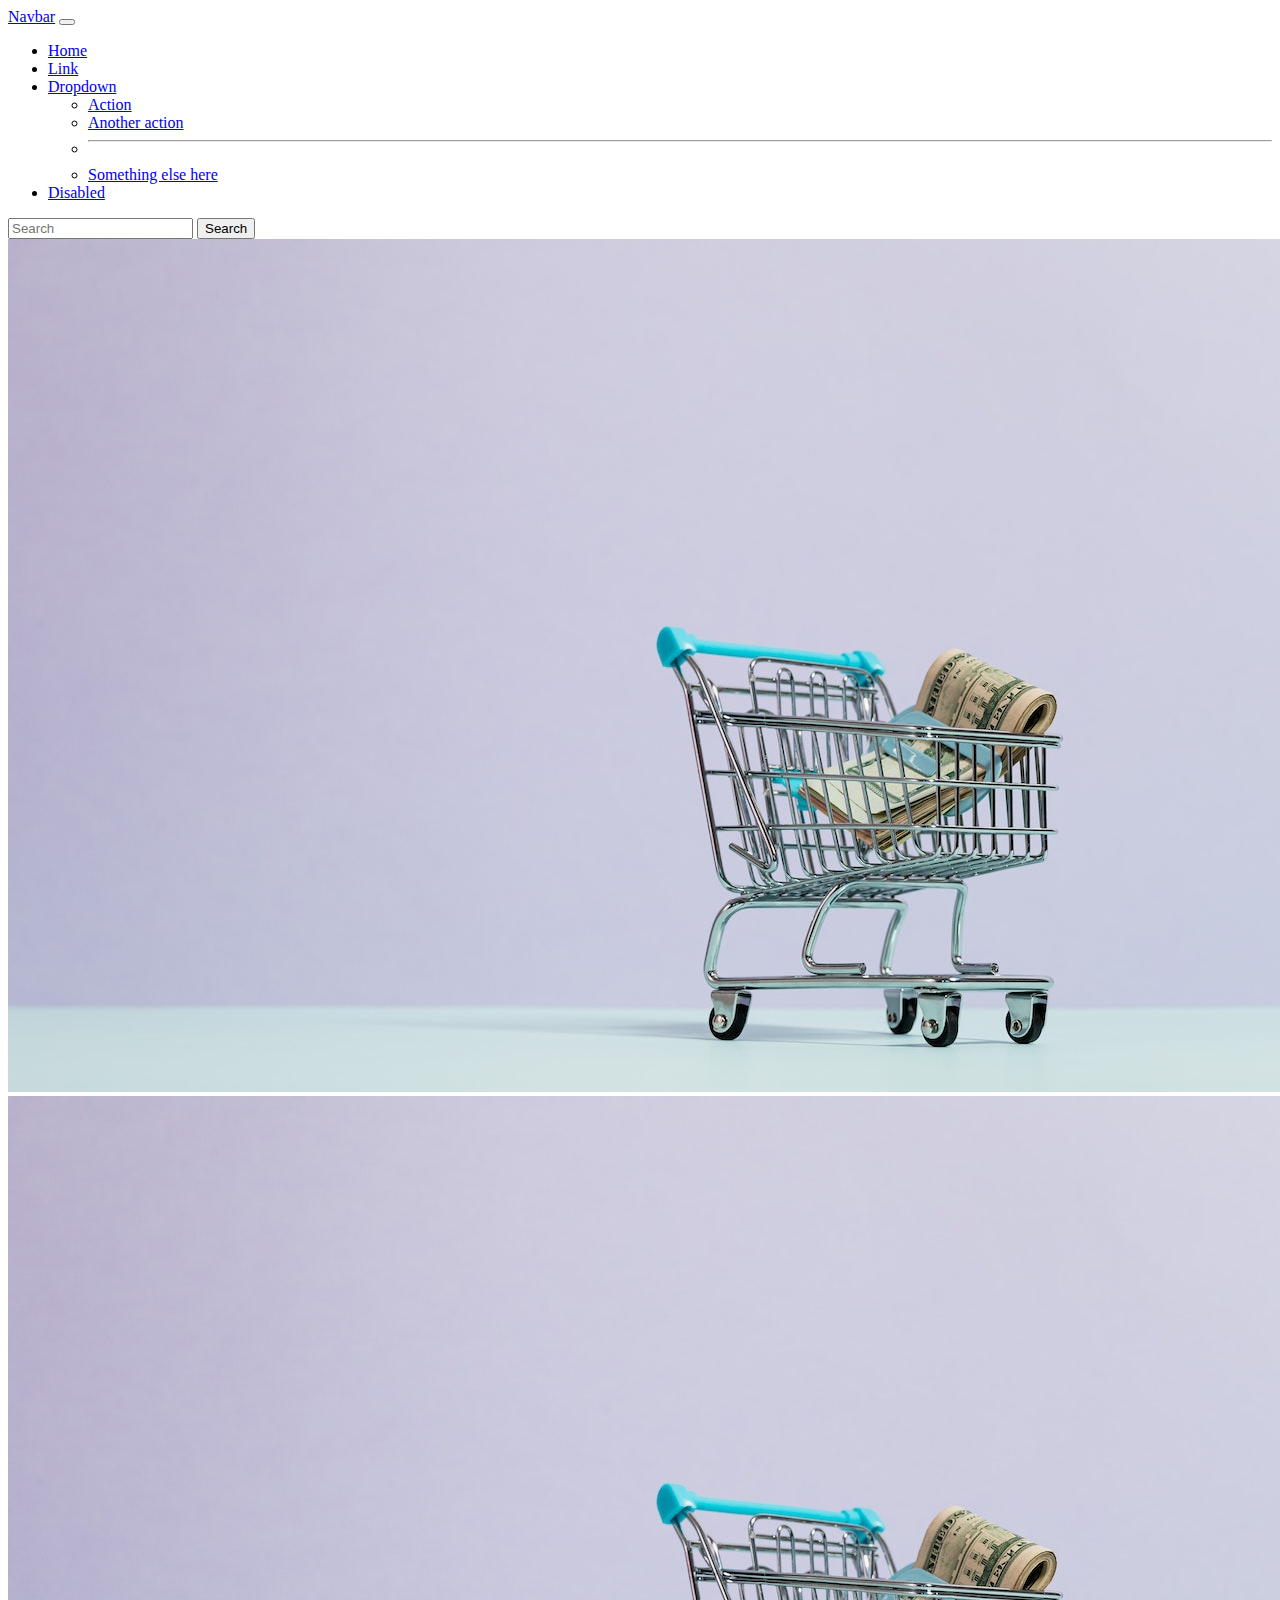
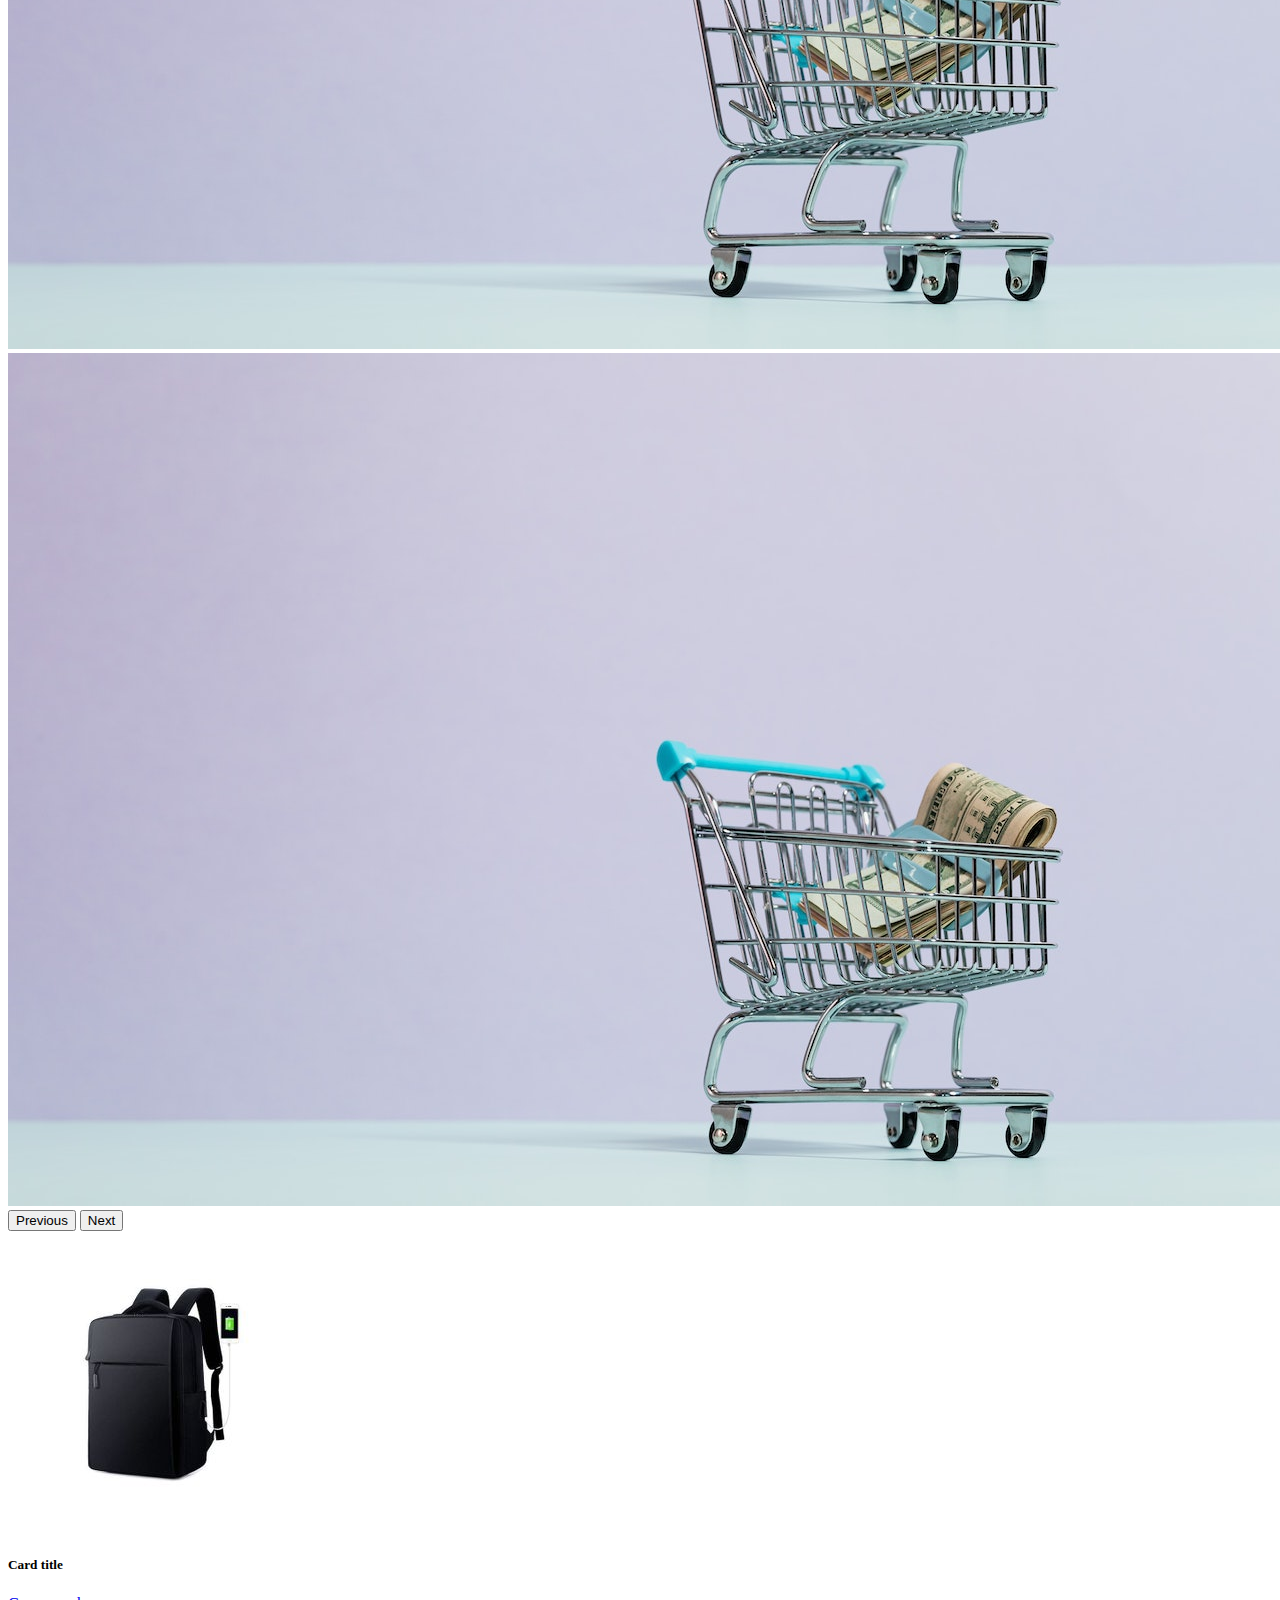
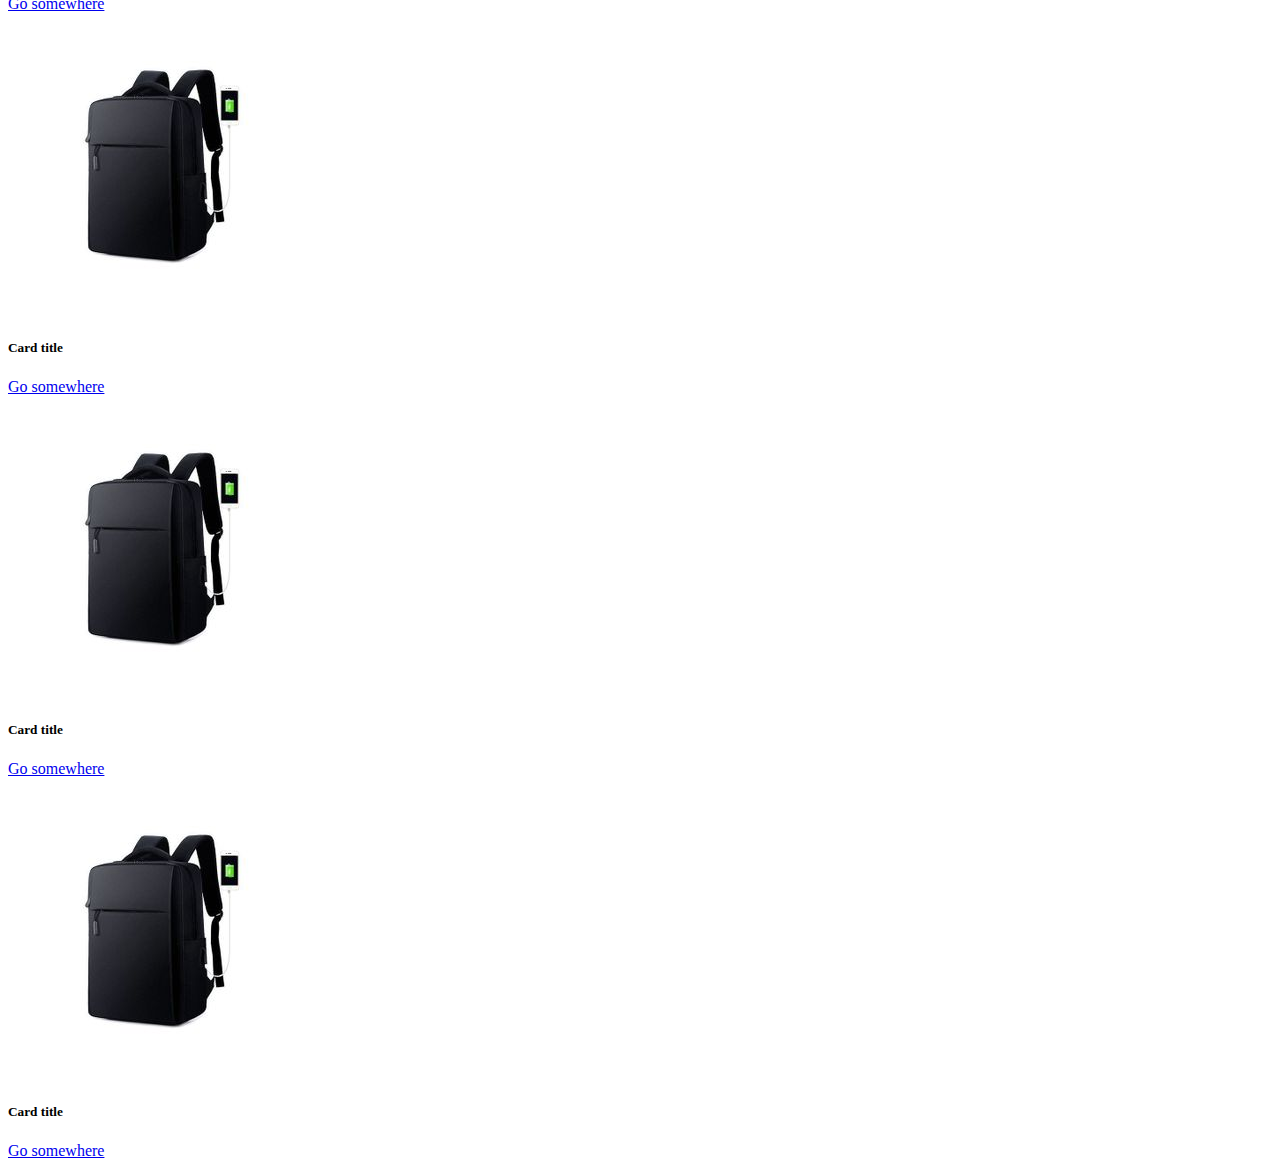
<file: index.html>
<!DOCTYPE html>
<html lang="en">
<head>
    <meta charset="UTF-8">
    <meta http-equiv="X-UA-Compatible" content="IE=edge">
    <meta name="viewport" content="width=device-width, initial-scale=1.0">
    <title>Ecommerce - Home</title>

    <link href="https://cdn.jsdelivr.net/npm/bootstrap@5.2.3/dist/css/bootstrap.min.css" rel="stylesheet"
    integrity="sha384-rbsA2VBKQhggwzxH7pPCaAqO46MgnOM80zW1RWuH61DGLwZJEdK2Kadq2F9CUG65" crossorigin="anonymous" />

  <link rel="stylesheet" href="https://cdnjs.cloudflare.com/ajax/libs/font-awesome/6.2.1/css/all.min.css"
    integrity="sha512-MV7K8+y+gLIBoVD59lQIYicR65iaqukzvf/nwasF0nqhPay5w/9lJmVM2hMDcnK1OnMGCdVK+iQrJ7lzPJQd1w=="
    crossorigin="anonymous" referrerpolicy="no-referrer" />

</head>
<body>
  
    <nav class="navbar navbar-expand-lg navbar-light bg-light">
        <div class="container-fluid">
          <a class="navbar-brand" href="#">Navbar</a>
          <button class="navbar-toggler" type="button" data-bs-toggle="collapse" data-bs-target="#navbarSupportedContent" aria-controls="navbarSupportedContent" aria-expanded="false" aria-label="Toggle navigation">
            <span class="navbar-toggler-icon"></span>
          </button>
          <div class="collapse navbar-collapse" id="navbarSupportedContent">
            <ul class="navbar-nav me-auto mb-2 mb-lg-0">
              <li class="nav-item">
                <a class="nav-link active" aria-current="page" href="#">Home</a>
              </li>
              <li class="nav-item">
                <a class="nav-link" href="#">Link</a>
              </li>
              <li class="nav-item dropdown">
                <a class="nav-link dropdown-toggle" href="#" id="navbarDropdown" role="button" data-bs-toggle="dropdown" aria-expanded="false">
                  Dropdown
                </a>
                <ul class="dropdown-menu" aria-labelledby="navbarDropdown">
                  <li><a class="dropdown-item" href="#">Action</a></li>
                  <li><a class="dropdown-item" href="#">Another action</a></li>
                  <li><hr class="dropdown-divider"></li>
                  <li><a class="dropdown-item" href="#">Something else here</a></li>
                </ul>
              </li>
              <li class="nav-item">
                <a class="nav-link disabled" href="#" tabindex="-1" aria-disabled="true">Disabled</a>
              </li>
            </ul>
            <form class="d-flex">
              <input class="form-control me-2" type="search" placeholder="Search" aria-label="Search">
              <button class="btn btn-outline-success" type="submit">Search</button>
            </form>
          </div>
        </div>
      </nav>

      <div id="carouselExampleControls" class="carousel slide d-flex mx-auto w-50" data-bs-ride="carousel">
        <div class="carousel-inner">
          <div class="carousel-item active">
            <img src="Pictures/p1.jpg" class="d-block w-100" alt="...">
          </div>
          <div class="carousel-item">
            <img src="Pictures/p1.jpg" class="d-block w-100" alt="...">
          </div>
          <div class="carousel-item">
            <img src="Pictures/p1.jpg" class="d-block w-100" alt="...">
          </div>
        </div>
        <button class="carousel-control-prev" type="button" data-bs-target="#carouselExampleControls" data-bs-slide="prev">
          <span class="carousel-control-prev-icon" aria-hidden="true"></span>
          <span class="visually-hidden">Previous</span>
        </button>
        <button class="carousel-control-next" type="button" data-bs-target="#carouselExampleControls" data-bs-slide="next">
          <span class="carousel-control-next-icon" aria-hidden="true"></span>
          <span class="visually-hidden">Next</span>
        </button>
      </div>

      <div class="row m-5">
          <div class="col-3">
            <div class="card" style="width: 18rem;">
                <img src="Pictures/p2.jpg" class="card-img-top" alt="...">
                <div class="card-body">
                  <h5 class="card-title">Card title</h5>
                  <a href="#" class="btn btn-primary">Go somewhere</a>
                </div>
              </div>
          </div>
          <div class="col-3">
            <div class="card" style="width: 18rem;">
                <img src="Pictures/p2.jpg" class="card-img-top" alt="...">
                <div class="card-body">
                  <h5 class="card-title">Card title</h5>
                  <a href="#" class="btn btn-primary">Go somewhere</a>
                </div>
              </div>
          </div>
          <div class="col-3">
            <div class="card" style="width: 18rem;">
                <img src="Pictures/p2.jpg" class="card-img-top" alt="...">
                <div class="card-body">
                  <h5 class="card-title">Card title</h5>
                  <a href="#" class="btn btn-primary">Go somewhere</a>
                </div>
              </div>
          </div>
          <div class="col-3">
            <div class="card" style="width: 18rem;">
                <img src="Pictures/p2.jpg" class="card-img-top" alt="...">
                <div class="card-body">
                  <h5 class="card-title">Card title</h5>
                  <a href="#" class="btn btn-primary">Go somewhere</a>
                </div>
              </div>
          </div>
      </div>

</body>
</html>
</file>
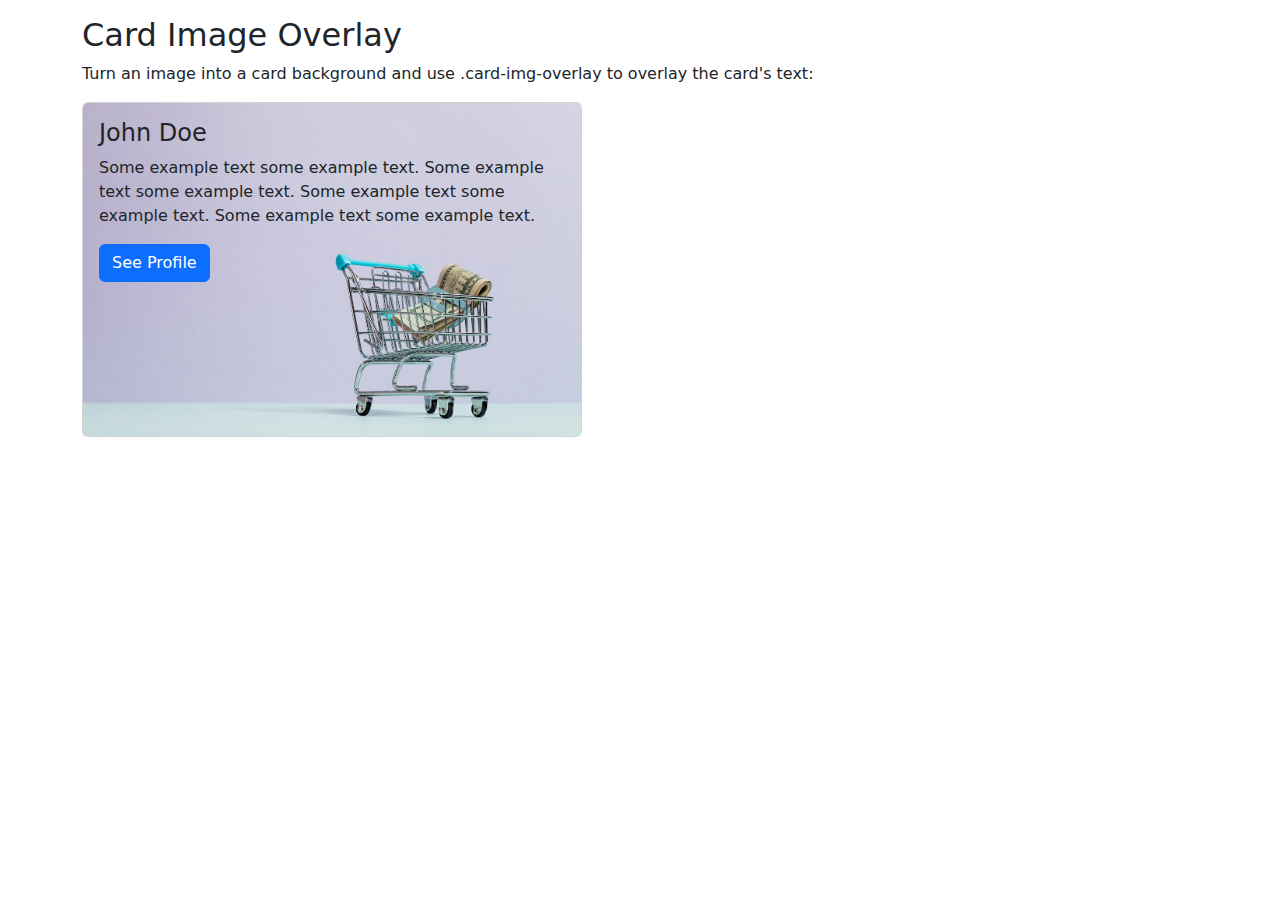
<file: card.html>
<!DOCTYPE html>
<html lang="en">
<head>
  <title>Bootstrap Example</title>
  <meta charset="utf-8">
  <meta name="viewport" content="width=device-width, initial-scale=1">
  <link href="https://cdn.jsdelivr.net/npm/bootstrap@5.2.3/dist/css/bootstrap.min.css" rel="stylesheet">
  <script src="https://cdn.jsdelivr.net/npm/bootstrap@5.2.3/dist/js/bootstrap.bundle.min.js"></script>
</head>
<body>

<div class="container mt-3">
  <h2>Card Image Overlay</h2>
  <p>Turn an image into a card background and use .card-img-overlay to overlay the card's text:</p>
  <div class="card img-fluid" style="width:500px">
    <img class="card-img-top" src="Pictures\p1.jpg" alt="Card image" style="width:100%">
    <div class="card-img-overlay">
      <h4 class="card-title">John Doe</h4>
      <p class="card-text">Some example text some example text. Some example text some example text. Some example text some example text. Some example text some example text.</p>
      <a href="#" class="btn btn-primary">See Profile</a>
    </div>
  </div>
</div>

</body>
</html>
</file>
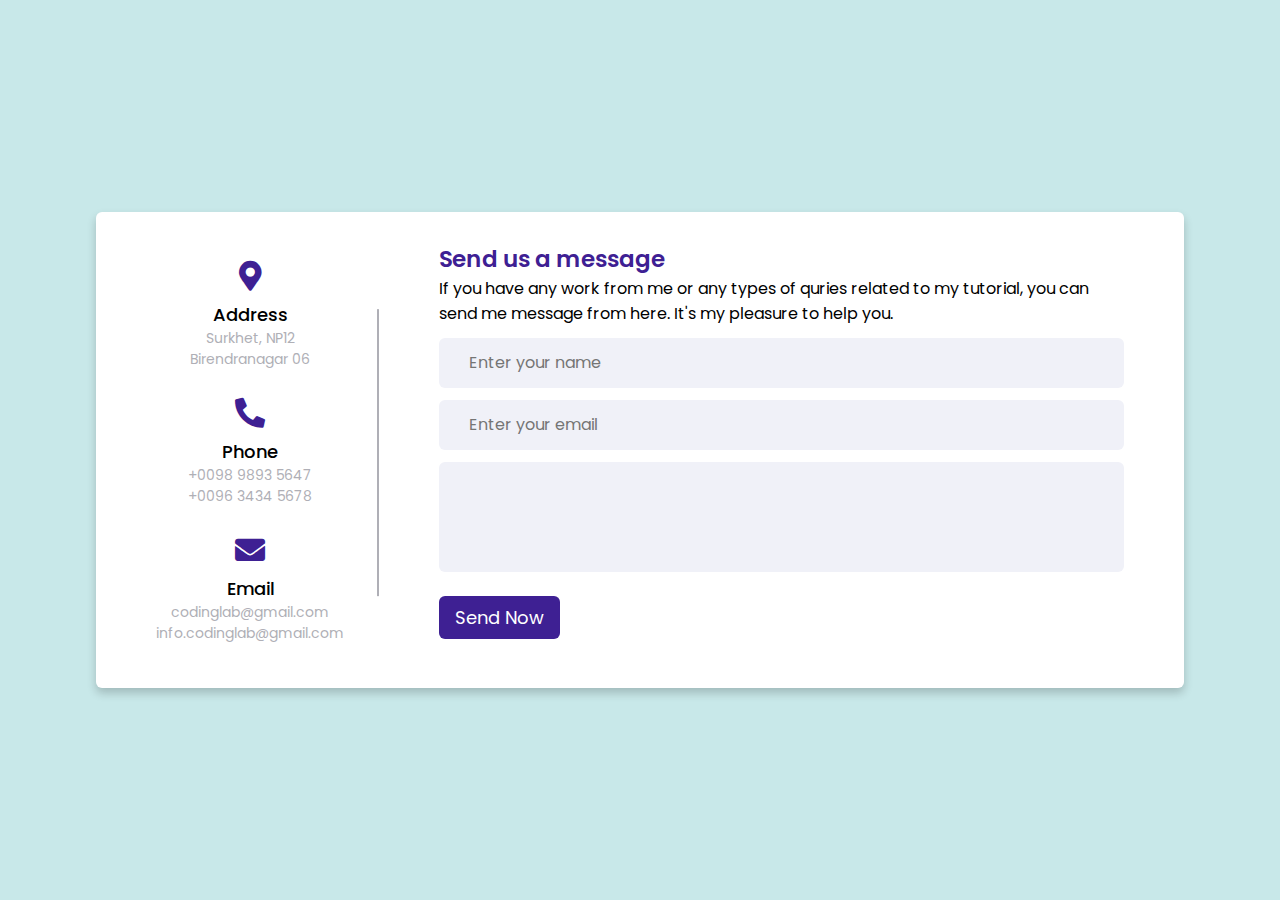
<file: contact_us.html>
<!DOCTYPE html>
<!-- Created By CodingLab - www.codinglabweb.com -->
<html lang="en" dir="ltr">
  <head>
    <meta charset="UTF-8">
   
    <link rel="stylesheet" href="./Styles/style.css">
    <!-- Fontawesome CDN Link -->
    <link rel="stylesheet" href="https://cdnjs.cloudflare.com/ajax/libs/font-awesome/5.15.2/css/all.min.css"/>
     <meta name="viewport" content="width=device-width, initial-scale=1.0">
   </head>
<body>
  <div class="container">
    <div class="content">
      <div class="left-side">
        <div class="address details">
          <i class="fas fa-map-marker-alt"></i>
          <div class="topic">Address</div>
          <div class="text-one">Surkhet, NP12</div>
          <div class="text-two">Birendranagar 06</div>
        </div>
        <div class="phone details">
          <i class="fas fa-phone-alt"></i>
          <div class="topic">Phone</div>
          <div class="text-one">+0098 9893 5647</div>
          <div class="text-two">+0096 3434 5678</div>
        </div>
        <div class="email details">
          <i class="fas fa-envelope"></i>
          <div class="topic">Email</div>
          <div class="text-one">codinglab@gmail.com</div>
          <div class="text-two">info.codinglab@gmail.com</div>
        </div>
      </div>
      <div class="right-side">
        <div class="topic-text">Send us a message</div>
        <p>If you have any work from me or any types of quries related to my tutorial, you can send me message from here. It's my pleasure to help you.</p>
      <form action="#">
        <div class="input-box">
          <input type="text" placeholder="Enter your name">
        </div>
        <div class="input-box">
          <input type="text" placeholder="Enter your email">
        </div>
        <div class="input-box message-box">
          
        </div>
        <div class="button">
          <input type="button" value="Send Now" >
        </div>
      </form>
    </div>
    </div>
  </div>
</body>
</html>
</file>
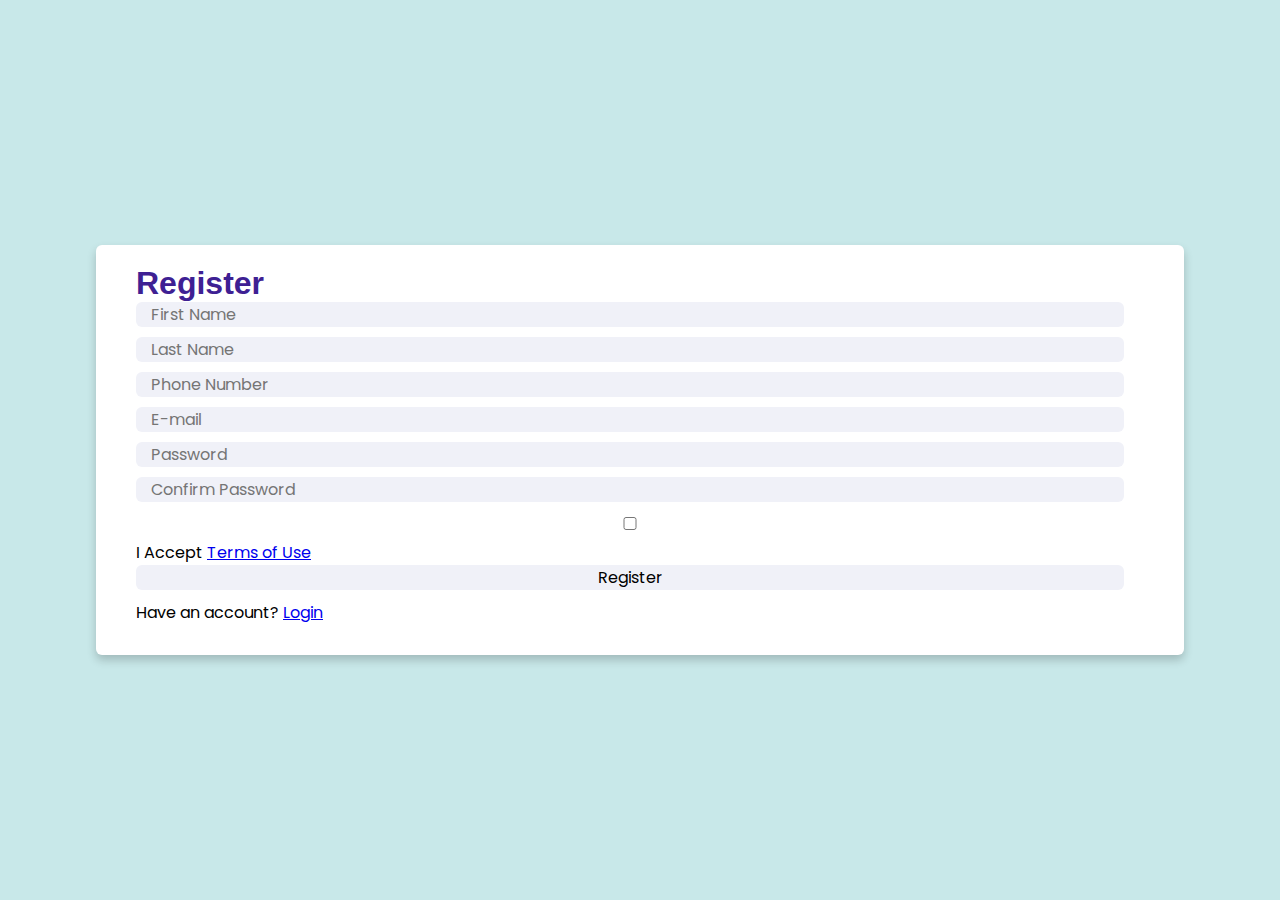
<file: sign_up.html>
<!DOCTYPE html>
<html lang="en">
    <head>
        <meta charset="UTF-8">
        <meta http-equiv="X-UA-Compatible" content="IE=edge">
        <meta name="viewport" content="width=device-width, initial-scale=1.0">
        <link rel="stylesheet" href="./Styles/style.css">
        <title>Sign Up</title>
    </head>

    <body>

<div class="container">
        <form action="Index.html" method="POST" class="login-container-input-style">

            <h1 class="log-head-style">Register</h1>

            <input type="text" name="first-name" class="input-box"  placeholder="First Name" required>
            <input type="text" name="last-name" class="input-box" placeholder="Last Name" required><br>
            <input type="text" name="user-phone" class="input-box" placeholder="Phone Number" required><br>
            <input type="email" name="user-email" class="input-box" placeholder="E-mail" required><br>
            <input type="password" name="user-password" class="input-box" placeholder="Password" required>
            <input type="password" name="re-password" class="input-box" placeholder="Confirm Password" required><br>
            <input type="checkbox" class="input-box" name="terms-use"><label for="terms-use" id="terms-txt"> I Accept <a href="#">Terms of Use</a></label><br>
            <input type="submit" value="Register" class="input-box" id="registbut">
            
        </form>
        
        <p id="logbut">Have an account? <a href="#">Login</a></p>
    </div>
        
    </body>

</html>
</file>
<file: Styles/style.css>
/* Google Font CDN Link */
@import url('https://fonts.googleapis.com/css2?family=Poppins:wght@200;300;400;500;600;700&display=swap');
*{
  margin: 0;
  padding: 0;
  box-sizing: border-box;
  font-family: "Poppins" , sans-serif;
}
body{
  min-height: 100vh;
  width: 100%;
  background: #c8e8e9;
  display: flex;
  align-items: center;
  justify-content: center;
}
.container{
  width: 85%;
  background: #fff;
  border-radius: 6px;
  padding: 20px 60px 30px 40px;
  box-shadow: 0 5px 10px rgba(0, 0, 0, 0.2);
}
.container .content{
  display: flex;
  align-items: center;
  justify-content: space-between;
}
.container .content .left-side{
  width: 25%;
  height: 100%;
  display: flex;
  flex-direction: column;
  align-items: center;
  justify-content: center;
  margin-top: 15px;
  position: relative;
}
.content .left-side::before{
  content: '';
  position: absolute;
  height: 70%;
  width: 2px;
  right: -15px;
  top: 50%;
  transform: translateY(-50%);
  background: #afafb6;
}
.content .left-side .details{
  margin: 14px;
  text-align: center;
}
.content .left-side .details i{
  font-size: 30px;
  color: #3e2093;
  margin-bottom: 10px;
}
.content .left-side .details .topic{
  font-size: 18px;
  font-weight: 500;
}
.content .left-side .details .text-one,
.content .left-side .details .text-two{
  font-size: 14px;
  color: #afafb6;
}
.container .content .right-side{
  width: 75%;
  margin-left: 75px;
}
.content .right-side .topic-text{
  font-size: 23px;
  font-weight: 600;
  color: #3e2093;
}
.right-side .input-box{
  height: 50px;
  width: 100%;
  margin: 12px 0;
}
.right-side .input-box input,
.right-side .input-box textarea{
  height: 100%;
  width: 100%;
  border: none;
  outline: none;
  font-size: 16px;
  background: #F0F1F8;
  border-radius: 6px;
  padding: 0 15px;
  resize: none;
}
.right-side .message-box{
  min-height: 110px;
}
.right-side .input-box textarea{
  padding-top: 6px;
}
.right-side .button{
  display: inline-block;
  margin-top: 12px;
}
.right-side .button input[type="button"]{
  color: #fff;
  font-size: 18px;
  outline: none;
  border: none;
  padding: 8px 16px;
  border-radius: 6px;
  background: #3e2093;
  cursor: pointer;
  transition: all 0.3s ease;
}
.button input[type="button"]:hover{
  background: #5029bc;
}
input{
  margin-bottom: 10px;
}

@media (max-width: 950px) {
  .container{
    width: 90%;
    padding: 30px 40px 40px 35px ;
  }
  .container .content .right-side{
   width: 75%;
   margin-left: 55px;
}
}
@media (max-width: 820px) {
  .container{
    margin: 40px 0;
    height: 100%;
  }
  .container .content{
    flex-direction: column-reverse;
  }
 .container .content .left-side{
   width: 100%;
   flex-direction: row;
   margin-top: 40px;
   justify-content: center;
   flex-wrap: wrap;
 }
 .container .content .left-side::before{
   display: none;
 }
 .container .content .right-side{
   width: 100%;
   margin-left: 0;
 }
}

h1{
  font-weight: bold;
  font-family: 'Gill Sans', 'Gill Sans MT', Calibri, 'Trebuchet MS', sans-serif;
  color: #3e2093;
}
input{
  /* width: 50%; */

}
.input-box{

 height: 100%;
  width: 100%;
  border: none;
  outline: none;
  font-size: 16px;
  background: #F0F1F8;
  border-radius: 6px;
  padding: 0 15px;
  resize: none;}
</file>
